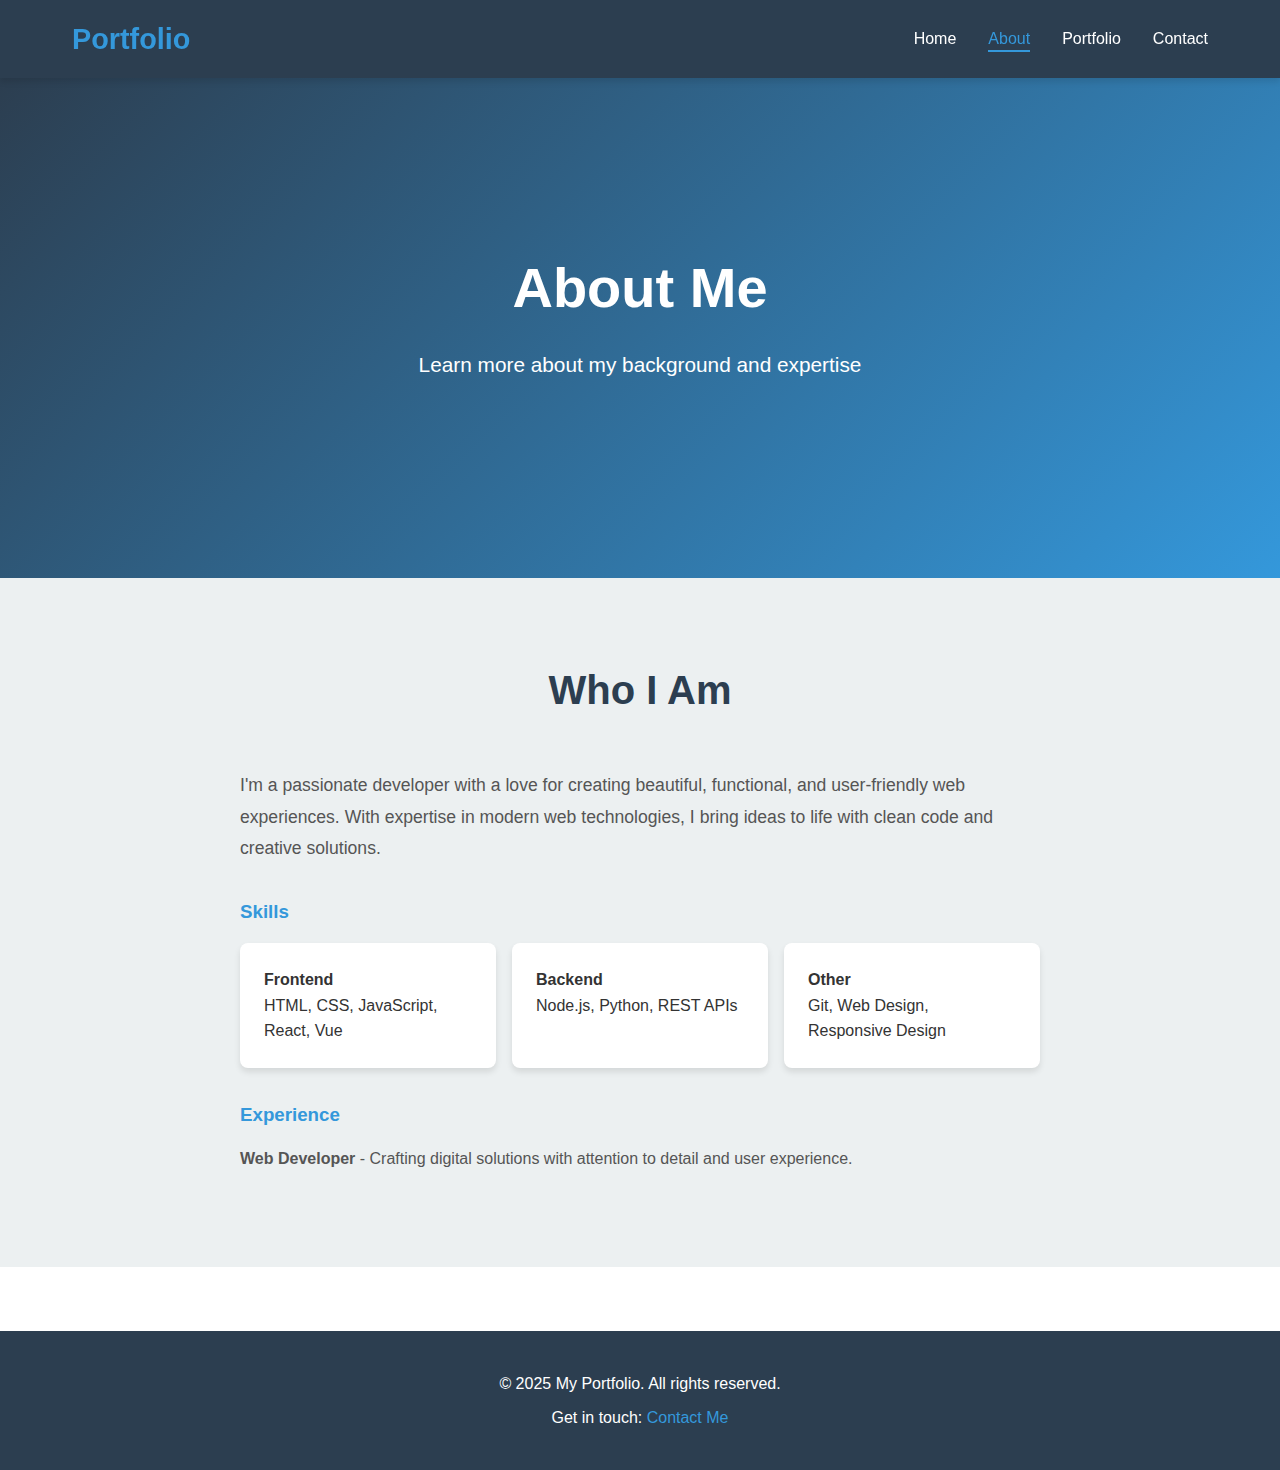
<file: pages/about.html>
<!DOCTYPE html>
<html lang="en">
<head>
    <meta charset="UTF-8">
    <meta name="viewport" content="width=device-width, initial-scale=1.0">
    <title>About - My Portfolio</title>
    <link rel="stylesheet" href="../css/styles.css">
</head>
<body>
    <!-- Navigation -->
    <nav class="navbar">
        <div class="nav-container">
            <div class="logo">
                <a href="../index.html">Portfolio</a>
            </div>
            <ul class="nav-menu">
                <li class="nav-item">
                    <a href="../index.html" class="nav-link">Home</a>
                </li>
                <li class="nav-item">
                    <a href="about.html" class="nav-link active">About</a>
                </li>
                <li class="nav-item">
                    <a href="portfolio.html" class="nav-link">Portfolio</a>
                </li>
                <li class="nav-item">
                    <a href="contact.html" class="nav-link">Contact</a>
                </li>
            </ul>
        </div>
    </nav>

    <!-- About Section -->
    <section class="hero">
        <div class="hero-content">
            <h1>About Me</h1>
            <p>Learn more about my background and expertise</p>
        </div>
    </section>

    <section class="featured">
        <div class="container">
            <div style="max-width: 800px; margin: 0 auto;">
                <h2>Who I Am</h2>
                <p style="font-size: 1.1rem; line-height: 1.8; color: #555; margin-bottom: 2rem;">
                    I'm a passionate developer with a love for creating beautiful, functional, and user-friendly web experiences. 
                    With expertise in modern web technologies, I bring ideas to life with clean code and creative solutions.
                </p>

                <h3 style="color: var(--secondary-color); margin-top: 2rem; margin-bottom: 1rem;">Skills</h3>
                <div style="display: grid; grid-template-columns: repeat(auto-fit, minmax(200px, 1fr)); gap: 1rem; margin-bottom: 2rem;">
                    <div style="background-color: var(--white); padding: 1.5rem; border-radius: 8px; box-shadow: var(--shadow);">
                        <h4>Frontend</h4>
                        <p>HTML, CSS, JavaScript, React, Vue</p>
                    </div>
                    <div style="background-color: var(--white); padding: 1.5rem; border-radius: 8px; box-shadow: var(--shadow);">
                        <h4>Backend</h4>
                        <p>Node.js, Python, REST APIs</p>
                    </div>
                    <div style="background-color: var(--white); padding: 1.5rem; border-radius: 8px; box-shadow: var(--shadow);">
                        <h4>Other</h4>
                        <p>Git, Web Design, Responsive Design</p>
                    </div>
                </div>

                <h3 style="color: var(--secondary-color); margin-top: 2rem; margin-bottom: 1rem;">Experience</h3>
                <p style="color: #555; margin-bottom: 1rem;">
                    <strong>Web Developer</strong> - Crafting digital solutions with attention to detail and user experience.
                </p>
            </div>
        </div>
    </section>

    <!-- Footer -->
    <footer class="footer">
        <div class="footer-content">
            <p>&copy; 2025 My Portfolio. All rights reserved.</p>
            <p>Get in touch: <a href="contact.html">Contact Me</a></p>
        </div>
    </footer>

    <script src="../js/script.js"></script>
</body>
</html>
</file>
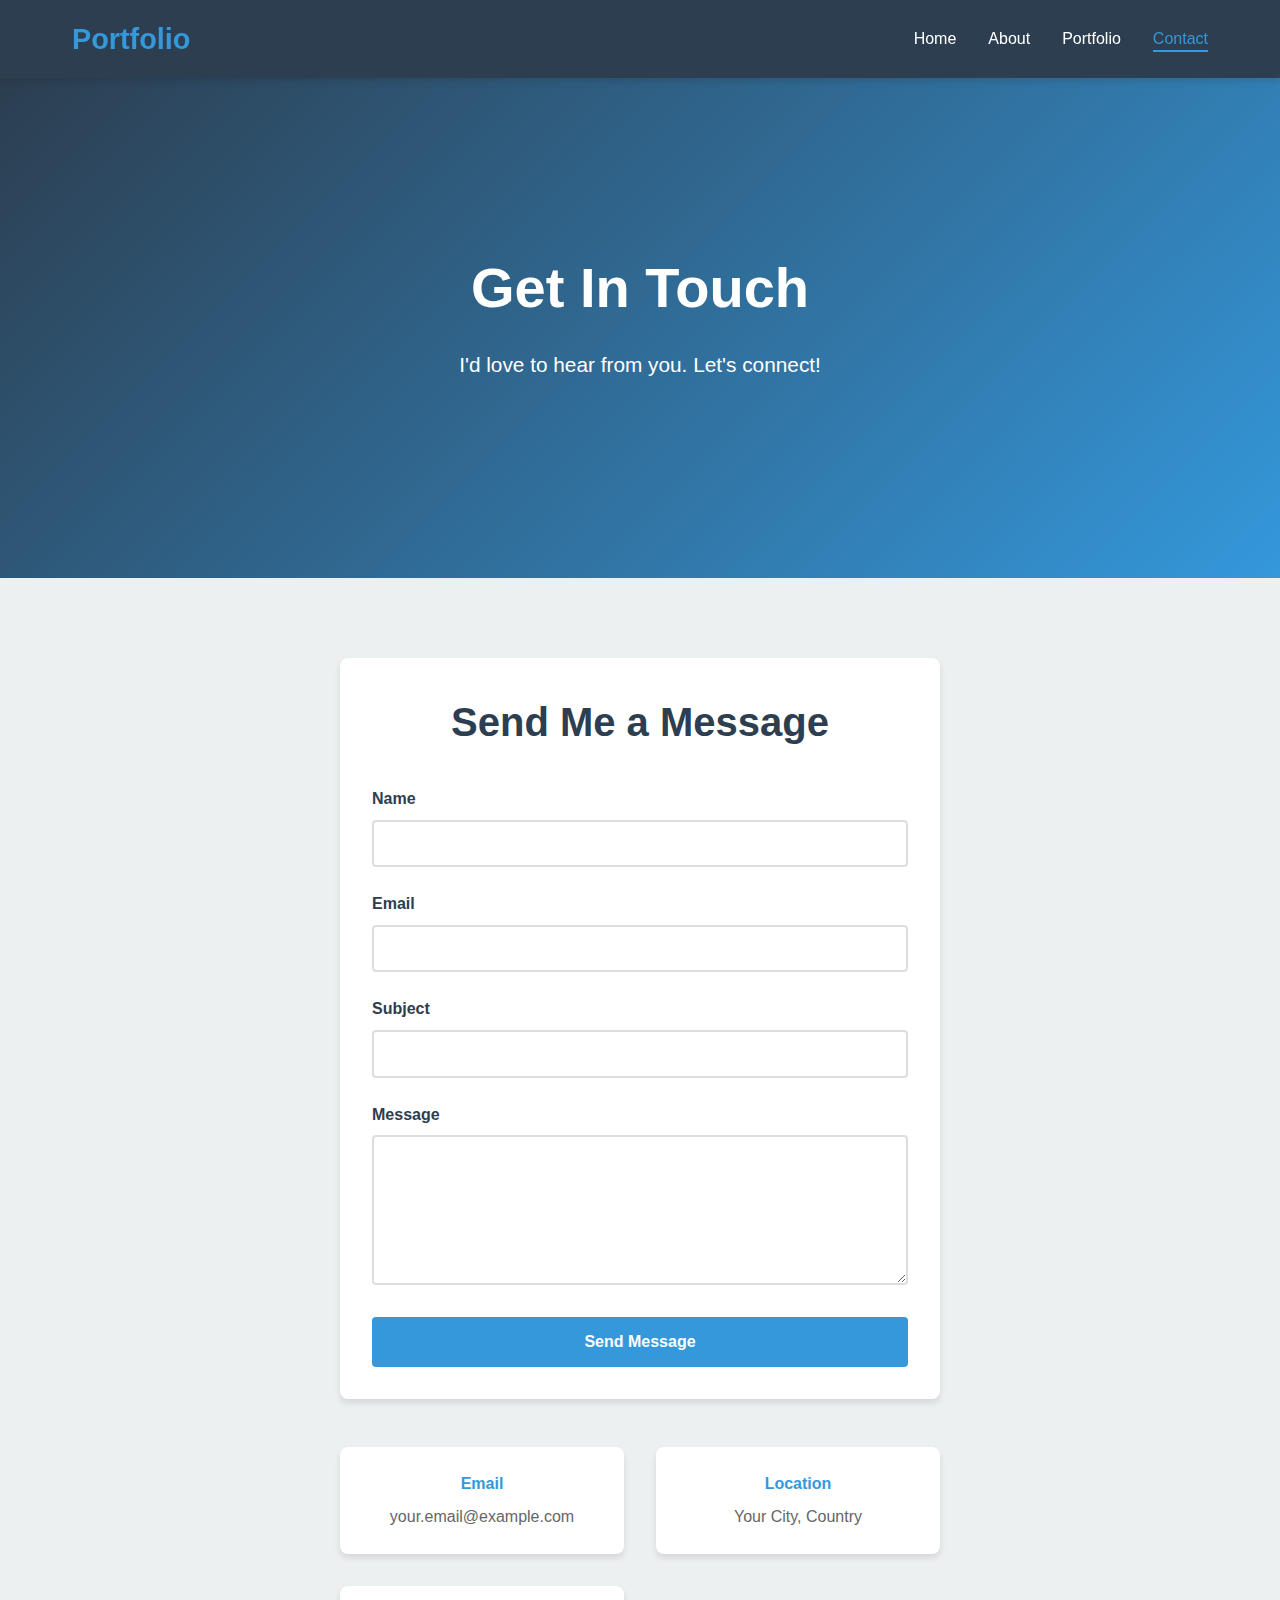
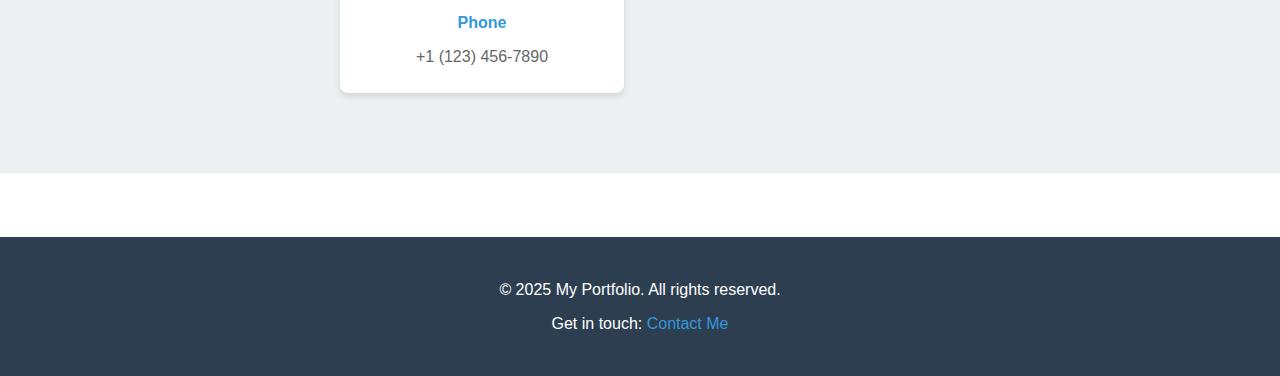
<file: pages/contact.html>
<!DOCTYPE html>
<html lang="en">
<head>
    <meta charset="UTF-8">
    <meta name="viewport" content="width=device-width, initial-scale=1.0">
    <title>Contact - My Portfolio</title>
    <link rel="stylesheet" href="../css/styles.css">
    <style>
        .contact-container {
            max-width: 600px;
            margin: 0 auto;
        }

        .contact-form {
            background-color: var(--white);
            padding: 2rem;
            border-radius: 8px;
            box-shadow: var(--shadow);
        }

        .form-group {
            margin-bottom: 1.5rem;
        }

        .form-group label {
            display: block;
            margin-bottom: 0.5rem;
            color: var(--primary-color);
            font-weight: 600;
        }

        .form-group input,
        .form-group textarea {
            width: 100%;
            padding: 0.8rem;
            border: 2px solid #ddd;
            border-radius: 4px;
            font-family: inherit;
            font-size: 1rem;
            transition: border-color 0.3s ease;
        }

        .form-group input:focus,
        .form-group textarea:focus {
            outline: none;
            border-color: var(--secondary-color);
        }

        .form-group textarea {
            resize: vertical;
            min-height: 150px;
        }

        .submit-btn {
            width: 100%;
            padding: 1rem;
            background-color: var(--secondary-color);
            color: var(--white);
            border: none;
            border-radius: 4px;
            font-size: 1rem;
            font-weight: 600;
            cursor: pointer;
            transition: all 0.3s ease;
        }

        .submit-btn:hover {
            background-color: var(--primary-color);
            transform: translateY(-2px);
            box-shadow: var(--shadow);
        }

        .contact-info {
            display: grid;
            grid-template-columns: repeat(auto-fit, minmax(200px, 1fr));
            gap: 2rem;
            margin-top: 3rem;
        }

        .info-card {
            background-color: var(--white);
            padding: 1.5rem;
            border-radius: 8px;
            box-shadow: var(--shadow);
            text-align: center;
        }

        .info-card h4 {
            color: var(--secondary-color);
            margin-bottom: 0.5rem;
        }

        .info-card p {
            color: #666;
        }
    </style>
</head>
<body>
    <!-- Navigation -->
    <nav class="navbar">
        <div class="nav-container">
            <div class="logo">
                <a href="../index.html">Portfolio</a>
            </div>
            <ul class="nav-menu">
                <li class="nav-item">
                    <a href="../index.html" class="nav-link">Home</a>
                </li>
                <li class="nav-item">
                    <a href="about.html" class="nav-link">About</a>
                </li>
                <li class="nav-item">
                    <a href="portfolio.html" class="nav-link">Portfolio</a>
                </li>
                <li class="nav-item">
                    <a href="contact.html" class="nav-link active">Contact</a>
                </li>
            </ul>
        </div>
    </nav>

    <!-- Contact Hero Section -->
    <section class="hero">
        <div class="hero-content">
            <h1>Get In Touch</h1>
            <p>I'd love to hear from you. Let's connect!</p>
        </div>
    </section>

    <!-- Contact Section -->
    <section class="featured">
        <div class="container">
            <div class="contact-container">
                <form class="contact-form" onsubmit="handleSubmit(event)">
                    <h2 style="text-align: center; margin-bottom: 2rem; color: var(--primary-color);">Send Me a Message</h2>
                    
                    <div class="form-group">
                        <label for="name">Name</label>
                        <input type="text" id="name" name="name" required>
                    </div>

                    <div class="form-group">
                        <label for="email">Email</label>
                        <input type="email" id="email" name="email" required>
                    </div>

                    <div class="form-group">
                        <label for="subject">Subject</label>
                        <input type="text" id="subject" name="subject" required>
                    </div>

                    <div class="form-group">
                        <label for="message">Message</label>
                        <textarea id="message" name="message" required></textarea>
                    </div>

                    <button type="submit" class="submit-btn">Send Message</button>
                </form>

                <div class="contact-info">
                    <div class="info-card">
                        <h4>Email</h4>
                        <p>your.email@example.com</p>
                    </div>
                    <div class="info-card">
                        <h4>Location</h4>
                        <p>Your City, Country</p>
                    </div>
                    <div class="info-card">
                        <h4>Phone</h4>
                        <p>+1 (123) 456-7890</p>
                    </div>
                </div>
            </div>
        </div>
    </section>

    <!-- Footer -->
    <footer class="footer">
        <div class="footer-content">
            <p>&copy; 2025 My Portfolio. All rights reserved.</p>
            <p>Get in touch: <a href="contact.html">Contact Me</a></p>
        </div>
    </footer>

    <script src="../js/script.js"></script>
    <script>
        function handleSubmit(event) {
            event.preventDefault();
            alert('Thank you for your message! I will get back to you soon.');
            event.target.reset();
        }
    </script>
</body>
</html>
</file>
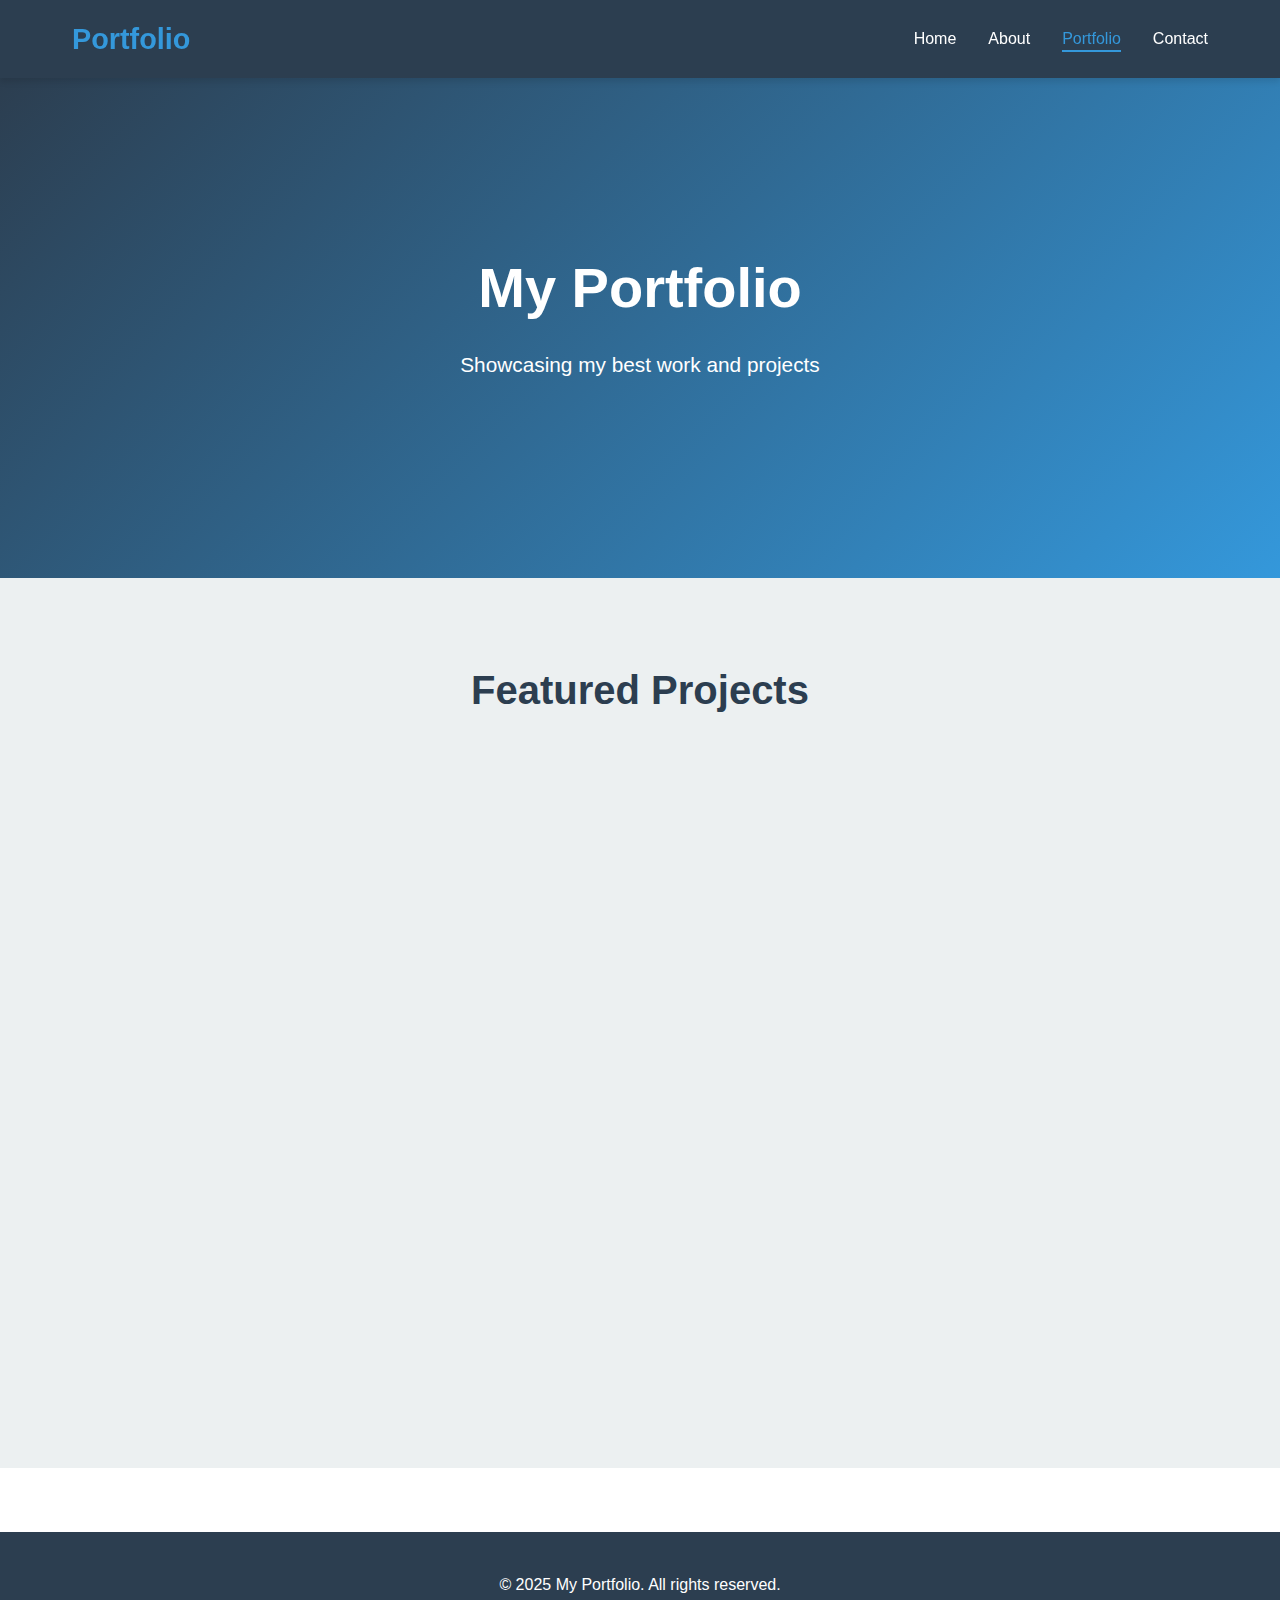
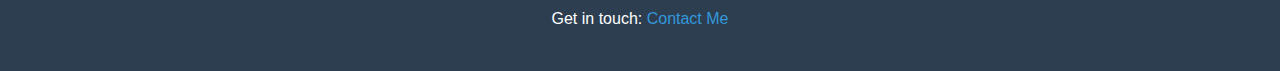
<file: pages/portfolio.html>
<!DOCTYPE html>
<html lang="en">
<head>
    <meta charset="UTF-8">
    <meta name="viewport" content="width=device-width, initial-scale=1.0">
    <title>Portfolio - My Projects</title>
    <link rel="stylesheet" href="../css/styles.css">
</head>
<body>
    <!-- Navigation -->
    <nav class="navbar">
        <div class="nav-container">
            <div class="logo">
                <a href="../index.html">Portfolio</a>
            </div>
            <ul class="nav-menu">
                <li class="nav-item">
                    <a href="../index.html" class="nav-link">Home</a>
                </li>
                <li class="nav-item">
                    <a href="about.html" class="nav-link">About</a>
                </li>
                <li class="nav-item">
                    <a href="portfolio.html" class="nav-link active">Portfolio</a>
                </li>
                <li class="nav-item">
                    <a href="contact.html" class="nav-link">Contact</a>
                </li>
            </ul>
        </div>
    </nav>

    <!-- Portfolio Hero Section -->
    <section class="hero">
        <div class="hero-content">
            <h1>My Portfolio</h1>
            <p>Showcasing my best work and projects</p>
        </div>
    </section>

    <!-- Projects Section -->
    <section class="featured">
        <div class="container">
            <h2>Featured Projects</h2>
            <div class="projects-grid">
                <div class="project-card">
                    <h3>E-Commerce Platform</h3>
                    <p>A fully functional e-commerce website built with React and Node.js, featuring user authentication, product filtering, and secure payment integration.</p>
                    <p style="color: #999; font-size: 0.9rem;">Tech: React, Node.js, MongoDB, Stripe</p>
                </div>
                <div class="project-card">
                    <h3>Weather Dashboard</h3>
                    <p>A responsive weather application that displays real-time weather data, forecasts, and location-based information using modern APIs.</p>
                    <p style="color: #999; font-size: 0.9rem;">Tech: JavaScript, OpenWeatherMap API, CSS</p>
                </div>
                <div class="project-card">
                    <h3>Task Management App</h3>
                    <p>A collaborative task management application with real-time updates, user roles, and project organization features.</p>
                    <p style="color: #999; font-size: 0.9rem;">Tech: Vue.js, Firebase, Vuex</p>
                </div>
                <div class="project-card">
                    <h3>Blog Platform</h3>
                    <p>A content management system for blogging with rich text editor, categories, comments, and social sharing capabilities.</p>
                    <p style="color: #999; font-size: 0.9rem;">Tech: Python, Django, PostgreSQL</p>
                </div>
                <div class="project-card">
                    <h3>Portfolio Website</h3>
                    <p>A responsive personal portfolio website showcasing projects, skills, and experience with modern design principles.</p>
                    <p style="color: #999; font-size: 0.9rem;">Tech: HTML, CSS, JavaScript</p>
                </div>
                <div class="project-card">
                    <h3>Mobile App</h3>
                    <p>A mobile application for tracking fitness goals with workout plans, progress charts, and community features.</p>
                    <p style="color: #999; font-size: 0.9rem;">Tech: React Native, Firebase</p>
                </div>
            </div>
        </div>
    </section>

    <!-- Footer -->
    <footer class="footer">
        <div class="footer-content">
            <p>&copy; 2025 My Portfolio. All rights reserved.</p>
            <p>Get in touch: <a href="contact.html">Contact Me</a></p>
        </div>
    </footer>

    <script src="../js/script.js"></script>
</body>
</html>
</file>
<file: css/styles.css>
* {
    margin: 0;
    padding: 0;
    box-sizing: border-box;
}

:root {
    --primary-color: #2c3e50;
    --secondary-color: #3498db;
    --accent-color: #e74c3c;
    --text-color: #333;
    --light-bg: #ecf0f1;
    --white: #ffffff;
    --shadow: 0 4px 6px rgba(0, 0, 0, 0.1);
}

body {
    font-family: 'Segoe UI', Tahoma, Geneva, Verdana, sans-serif;
    line-height: 1.6;
    color: var(--text-color);
    background-color: var(--white);
}

/* Navigation Styles */
.navbar {
    background-color: var(--primary-color);
    padding: 1rem 0;
    position: sticky;
    top: 0;
    z-index: 100;
    box-shadow: var(--shadow);
}

.nav-container {
    max-width: 1200px;
    margin: 0 auto;
    padding: 0 2rem;
    display: flex;
    justify-content: space-between;
    align-items: center;
}

.logo a {
    font-size: 1.8rem;
    font-weight: bold;
    color: var(--secondary-color);
    text-decoration: none;
    transition: color 0.3s ease;
}

.logo a:hover {
    color: var(--accent-color);
}

.nav-menu {
    display: flex;
    list-style: none;
    gap: 2rem;
}

.nav-link {
    color: var(--white);
    text-decoration: none;
    font-weight: 500;
    transition: color 0.3s ease;
    position: relative;
}

.nav-link:hover,
.nav-link.active {
    color: var(--secondary-color);
}

.nav-link::after {
    content: '';
    position: absolute;
    bottom: -5px;
    left: 0;
    width: 0;
    height: 2px;
    background-color: var(--secondary-color);
    transition: width 0.3s ease;
}

.nav-link:hover::after,
.nav-link.active::after {
    width: 100%;
}

/* Hero Section */
.hero {
    background: linear-gradient(135deg, var(--primary-color) 0%, var(--secondary-color) 100%);
    color: var(--white);
    padding: 120px 2rem;
    text-align: center;
    min-height: 500px;
    display: flex;
    align-items: center;
    justify-content: center;
}

.hero-content h1 {
    font-size: 3.5rem;
    margin-bottom: 1rem;
    animation: slideInDown 0.8s ease;
}

.hero-content p {
    font-size: 1.3rem;
    margin-bottom: 2rem;
    animation: slideInUp 0.8s ease 0.2s backwards;
}

.cta-button {
    display: inline-block;
    padding: 15px 40px;
    background-color: var(--accent-color);
    color: var(--white);
    text-decoration: none;
    border-radius: 5px;
    font-weight: 600;
    transition: all 0.3s ease;
    cursor: pointer;
    animation: slideInUp 0.8s ease 0.4s backwards;
    position: relative;
    overflow: hidden;
}

.cta-button::before {
    content: '';
    position: absolute;
    top: 0;
    left: -100%;
    width: 100%;
    height: 100%;
    background-color: #c0392b;
    transition: left 0.3s ease;
    z-index: -1;
}

.cta-button:hover {
    transform: translateY(-3px);
    box-shadow: 0 8px 15px rgba(0, 0, 0, 0.2);
}

.cta-button:hover::before {
    left: 0;
}

/* Featured Section */
.featured {
    padding: 80px 2rem;
    background-color: var(--light-bg);
}

.container {
    max-width: 1200px;
    margin: 0 auto;
}

.featured h2 {
    font-size: 2.5rem;
    text-align: center;
    margin-bottom: 3rem;
    color: var(--primary-color);
    animation: fadeInScale 0.8s ease;
}

.projects-grid {
    display: grid;
    grid-template-columns: repeat(auto-fit, minmax(300px, 1fr));
    gap: 2rem;
}

.project-card {
    background-color: var(--white);
    padding: 2rem;
    border-radius: 8px;
    box-shadow: var(--shadow);
    transition: all 0.3s ease;
    cursor: pointer;
    animation: fadeInUp 0.6s ease forwards;
    opacity: 0;
}

.project-card:nth-child(1) {
    animation-delay: 0.1s;
}

.project-card:nth-child(2) {
    animation-delay: 0.2s;
}

.project-card:nth-child(3) {
    animation-delay: 0.3s;
}

.project-card:nth-child(4) {
    animation-delay: 0.4s;
}

.project-card:nth-child(5) {
    animation-delay: 0.5s;
}

.project-card:nth-child(6) {
    animation-delay: 0.6s;
}

.project-card:hover {
    transform: translateY(-10px) scale(1.05);
    box-shadow: 0 12px 20px rgba(0, 0, 0, 0.15);
}

.project-card h3 {
    color: var(--secondary-color);
    margin-bottom: 1rem;
    font-size: 1.5rem;
}

.project-card p {
    color: #666;
    margin-bottom: 1.5rem;
    line-height: 1.8;
}

.project-card a {
    color: var(--accent-color);
    text-decoration: none;
    font-weight: 600;
    transition: color 0.3s ease;
}

.project-card a:hover {
    color: var(--primary-color);
}

/* Footer */
.footer {
    background-color: var(--primary-color);
    color: var(--white);
    text-align: center;
    padding: 2rem;
    margin-top: 4rem;
}

.footer-content p {
    margin: 0.5rem 0;
}

.footer-content a {
    color: var(--secondary-color);
    text-decoration: none;
    transition: color 0.3s ease;
}

.footer-content a:hover {
    color: var(--accent-color);
}

/* Animations */
@keyframes slideInDown {
    from {
        opacity: 0;
        transform: translateY(-30px);
    }
    to {
        opacity: 1;
        transform: translateY(0);
    }
}

@keyframes slideInUp {
    from {
        opacity: 0;
        transform: translateY(30px);
    }
    to {
        opacity: 1;
        transform: translateY(0);
    }
}

@keyframes fadeInUp {
    from {
        opacity: 0;
        transform: translateY(30px);
    }
    to {
        opacity: 1;
        transform: translateY(0);
    }
}

@keyframes fadeInScale {
    from {
        opacity: 0;
        transform: scale(0.9);
    }
    to {
        opacity: 1;
        transform: scale(1);
    }
}

@keyframes pulse {
    0%, 100% {
        box-shadow: 0 0 0 0 rgba(52, 152, 219, 0.7);
    }
    50% {
        box-shadow: 0 0 0 10px rgba(52, 152, 219, 0);
    }
}

@keyframes float {
    0%, 100% {
        transform: translateY(0px);
    }
    50% {
        transform: translateY(-10px);
    }
}

/* Responsive Design */
@media (max-width: 768px) {
    .nav-menu {
        gap: 1rem;
    }

    .hero-content h1 {
        font-size: 2rem;
    }

    .hero-content p {
        font-size: 1rem;
    }

    .hero {
        padding: 80px 1rem;
        min-height: 400px;
    }

    .featured h2 {
        font-size: 2rem;
    }

    .projects-grid {
        grid-template-columns: 1fr;
    }
}

@media (max-width: 480px) {
    .nav-menu {
        gap: 0.8rem;
        font-size: 0.9rem;
    }

    .logo a {
        font-size: 1.5rem;
    }

    .hero-content h1 {
        font-size: 1.5rem;
    }

    .hero-content p {
        font-size: 0.9rem;
    }

    .cta-button {
        padding: 12px 25px;
        font-size: 0.9rem;
    }
}
</file>
